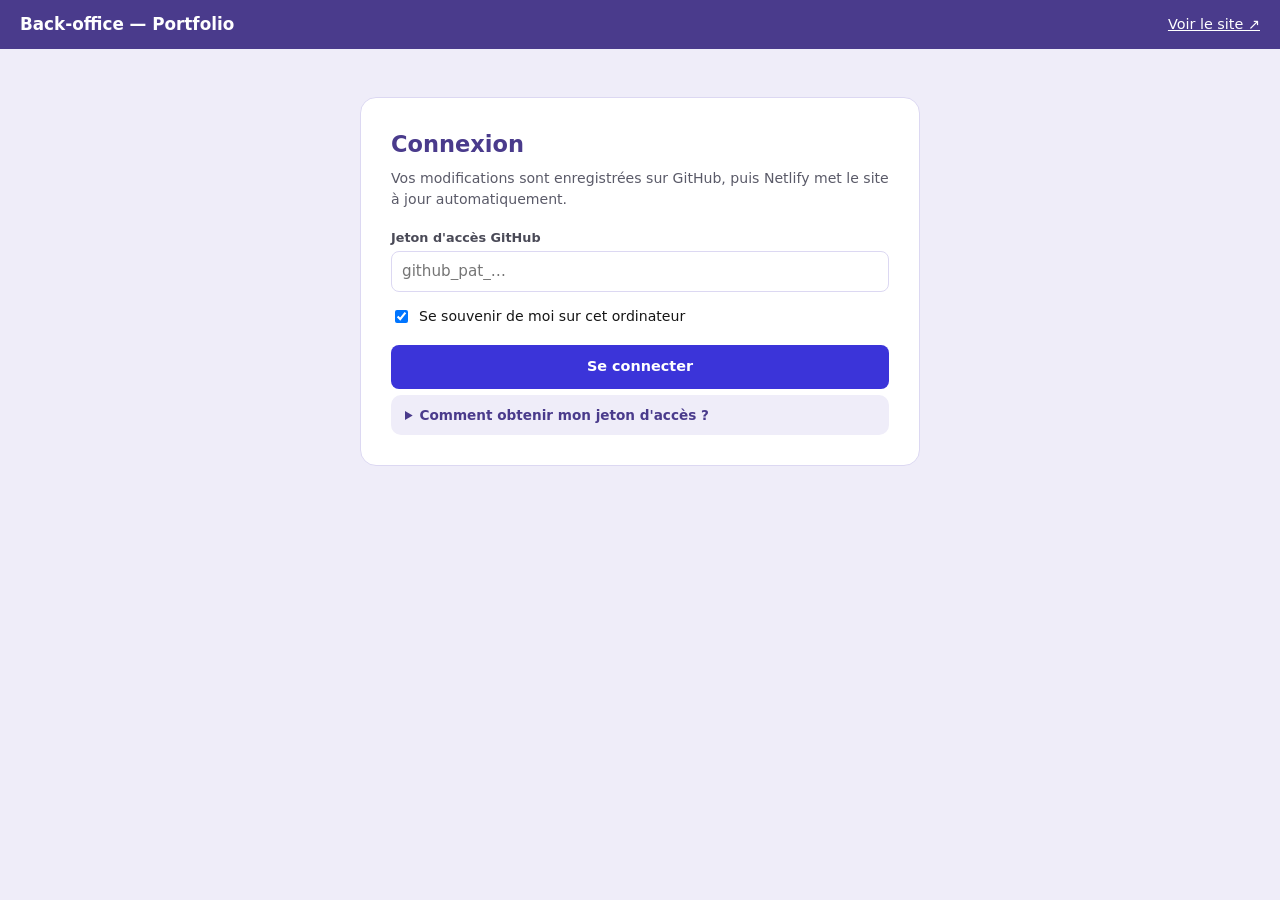
<file: portfolio-jesiniaina/admin/index.html>
<!DOCTYPE html>
<html lang="fr">
<head>
<meta charset="UTF-8">
<meta name="viewport" content="width=device-width,initial-scale=1">
<meta name="robots" content="noindex, nofollow">
<title>Back-office — Portfolio</title>
<!--
  BACK-OFFICE DU PORTFOLIO  —  https://<site>.netlify.app/admin
  • En ligne : connexion avec un jeton GitHub. Les modifications sont publiées en UN commit
    sur le dépôt ; Netlify redéploie automatiquement le site (≈ 30 s).
  • En local (fichier ouvert sur l'ordinateur) : possibilité de travailler sur un dossier (Edge / Chrome).
  • Réglages du dépôt : admin/admin-config.js
  • Logique : admin/admin.js · styles : admin/admin.css
  • Le back-office découvre automatiquement dans index.html les textes [data-edit],
    sections [data-section][data-optional] et images [data-img].
-->
<script>
  // /admin -> /admin/ (les chemins relatifs ont besoin de la barre finale)
  if (/^https?:$/.test(location.protocol) && !/\/$/.test(location.pathname) && !/\.html$/.test(location.pathname)) location.replace(location.pathname + "/" + location.search + location.hash);
</script>
<link rel="stylesheet" href="admin.css">
<script src="admin-config.js"></script>
</head>
<body>

<header>
  <h1>Back-office — Portfolio <span class="where" id="where"></span></h1>
  <span id="status"></span>
  <a href="../" target="_blank" id="siteLink">Voir le site ↗</a>
  <button id="discard" class="ghost" hidden title="Annuler toutes les modifications non publiées">↺ Annuler</button>
  <button id="publish" class="pub" hidden disabled>🚀 Publier <span class="count" id="count">0</span></button>
  <button id="backup" class="ghost ico" hidden title="Télécharger une copie des réglages (config.js)">💾</button>
  <button id="logout" class="ghost ico" hidden title="Se déconnecter">⏻</button>
</header>

<!-- ======================= CONNEXION ======================= -->
<div id="login" hidden>
  <h2>Connexion</h2>
  <p class="help">Vos modifications sont enregistrées sur GitHub, puis Netlify met le site à jour automatiquement.</p>
  <div id="loginErr" hidden></div>
  <div class="field"><label class="f" for="lgRepo">Dépôt GitHub</label><input type="text" id="lgRepo" placeholder="compte/portfolio-jesiniaina" autocomplete="off"></div>
  <div class="field"><label class="f" for="lgBranch">Branche</label><input type="text" id="lgBranch" placeholder="main" autocomplete="off"></div>
  <div class="field"><label class="f" for="lgToken">Jeton d'accès GitHub</label><input type="password" id="lgToken" placeholder="github_pat_…" autocomplete="off"></div>
  <label class="remember"><input type="checkbox" id="lgRemember" checked> Se souvenir de moi sur cet ordinateur</label>
  <button id="lgGo" style="width:100%;justify-content:center;padding:11px">Se connecter</button>
  <details>
    <summary>Comment obtenir mon jeton d'accès ?</summary>
    <ol>
      <li>Sur GitHub : photo de profil → <b>Settings</b> → <b>Developer settings</b> → <b>Personal access tokens</b> → <b>Fine-grained tokens</b> → <b>Generate new token</b>.</li>
      <li>Nom : « Portfolio admin » · Expiration : 1 an.</li>
      <li><b>Repository access</b> : « Only select repositories » → choisir le dépôt du portfolio.</li>
      <li><b>Permissions</b> → <b>Contents</b> : « Read and write ».</li>
      <li>Générer, copier le jeton (il commence par <code>github_pat_</code>) et le coller ici.</li>
    </ol>
    Le jeton ne donne accès qu'à ce dépôt. Ne le partagez avec personne.
  </details>
  <div id="localWrap" hidden>
    <div class="or">ou</div>
    <button id="lgLocal" class="ghost" style="width:100%;justify-content:center;padding:10px">📁 Travailler sur un dossier de cet ordinateur</button>
    <div class="note" id="browserNote">Mode local : Microsoft Edge ou Google Chrome, sur ordinateur.</div>
  </div>
</div>

<!-- ======================= APPLICATION ======================= -->
<div id="app" hidden>
  <div id="editor">
    <div id="draftBar" hidden></div>
    <nav class="tabs" id="tabs">
      <button data-tab="liens" class="on"><i>🔗</i>Liens</button>
      <button data-tab="style"><i>✨</i>Style</button>
      <button data-tab="apparence"><i>🎨</i>Couleurs</button>
      <button data-tab="sections"><i>🧩</i>Sections</button>
      <button data-tab="textes"><i>✏️</i>Textes</button>
      <button data-tab="images"><i>🖼</i>Images</button>
    </nav>

    <!-- LIENS & CV -->
    <div class="panel on" id="p-liens">
      <div class="box">
        <h2>Liens de contact</h2>
        <p class="help">Un champ vide masque le bouton correspondant sur le site.</p>
        <div class="field"><label class="f" for="email">E-mail</label><input type="text" id="email" placeholder="nom@domaine.com"><div class="hint">Affiché tel quel sur le bouton de la section Contact.</div></div>
        <div class="field"><label class="f" for="whatsapp">WhatsApp</label><input type="text" id="whatsapp" placeholder="261340000000"><div class="hint">Numéro au format international, sans « + » ni espaces (ex. 261347160858).</div></div>
        <div class="field"><label class="f" for="linkedin">LinkedIn</label><input type="text" id="linkedin" placeholder="https://www.linkedin.com/in/..."><div class="hint">Adresse complète de votre profil.</div></div>
      </div>
      <div class="box">
        <h2>CV à télécharger (PDF)</h2>
        <p class="help">Le fichier sera placé dans <code>assets/docs/</code> et relié au bouton « Télécharger mon CV » à la prochaine publication.</p>
        <div class="fname" id="cvname" style="margin-bottom:8px"></div>
        <div class="row"><label class="file">Choisir un PDF<input type="file" id="cvfile" accept=".pdf,application/pdf"></label><button class="ghost" id="cvclear">Retirer</button></div>
      </div>
    </div>

    <!-- STYLE -->
    <div class="panel" id="p-style">
      <div class="box">
        <h2>Thèmes prêts à l'emploi</h2>
        <p class="help">Un clic applique un ensemble cohérent de réglages. <b>Vos couleurs sont conservées.</b> Vous pouvez ensuite ajuster chaque détail ci-dessous.</p>
        <div class="presets" id="presets"></div>
      </div>
      <div id="styleBoxes"></div>
      <div class="box switches">
        <h2>Effets & finitions expertes</h2>
        <p class="help">Petits détails qui font la différence sur un site professionnel.</p>
        <div id="extras"></div>
      </div>
    </div>

    <!-- APPARENCE -->
    <div class="panel" id="p-apparence">
      <div class="box">
        <h2>Couleurs</h2>
        <p class="help">Par défaut, ce sont les couleurs de votre CV. Cliquez sur une pastille pour la changer.</p>
        <div id="colors"></div>
        <div class="row" style="margin-top:12px"><button class="ghost" id="themeReset">↺ Revenir à la charte du CV</button></div>
      </div>
      <div class="box">
        <h2>Typographie & formes</h2>
        <div class="grid2">
          <div class="field"><label class="f" for="font">Police du texte</label><select id="font"></select>
            <div class="hint">Poppins est la police de votre CV.</div></div>
          <div class="field"><label class="f" for="headingFont">Police des titres</label><select id="headingFont"></select>
            <div class="hint">Ex. Playfair Display pour un style prestige.</div></div>
        </div>
        <div class="field"><label class="f" for="radius">Arrondi des cartes et images</label>
          <div class="range"><input type="range" id="radius" min="0" max="32" step="2"><code id="radiusVal"></code></div></div>
      </div>
    </div>

    <!-- SECTIONS -->
    <div class="panel" id="p-sections">
      <div class="box">
        <h2>Sections affichées</h2>
        <p class="help">Désactivez une section pour la masquer du site (son lien disparaît aussi du menu). Rien n'est supprimé : vous pouvez la réafficher à tout moment.</p>
        <div id="toggles"></div>
      </div>
    </div>

    <!-- TEXTES -->
    <div class="panel" id="p-textes">
      <div class="search"><input type="search" id="q" placeholder="🔍 Rechercher un texte (ex. NEXORIA, 2016, mission…)"></div>
      <p class="help" style="font-size:.85rem;color:var(--soft);margin:0 0 12px">L'aperçu se met à jour en quittant le champ. <b>Champ vide = élément masqué.</b> « ↺ Rétablir » remet le texte d'origine.</p>
      <div id="groups"></div>
    </div>

    <!-- IMAGES -->
    <div class="panel" id="p-images">
      <div class="box">
        <h2>Images du site</h2>
        <p class="help">Choisissez une photo : elle apparaît tout de suite dans l'aperçu et sera mise en ligne au clic sur « Publier ». Les photos lourdes sont <b>automatiquement optimisées</b> pour le web.</p>
        <div class="cards" id="slots"></div>
      </div>
    </div>
  </div>

  <!-- APERÇU -->
  <aside id="previewPane">
    <div id="previewBar">
      <b>Aperçu</b><span class="sp"></span>
      <button class="ghost" id="viewDesk">🖥 Ordinateur</button>
      <button class="ghost" id="viewMob">📱 Mobile</button>
      <button class="ghost" id="reload" title="Actualiser">⟳</button>
      <button class="ghost" id="toggleGlobal" title="Afficher / masquer l'aperçu global">🗺 Global</button>
      <button class="ghost" id="hidePrev">Masquer</button>
    </div>
    <div id="previewBody">
      <div id="detailCol">
        <div class="pv-title">🔍 Aperçu détaillé <small>cliquez sur un texte ou une image pour le modifier</small></div>
        <div id="frameWrap"><iframe id="frame" title="Aperçu détaillé du site"></iframe></div>
      </div>
      <div id="globalCol">
        <div class="pv-title">🗺 Aperçu global</div>
        <div id="globalScroll"><div id="globalInner"><iframe id="globalFrame" title="Aperçu global de la page" tabindex="-1"></iframe></div></div>
      </div>
    </div>
  </aside>
</div>

<script src="admin.js"></script>
</body>
</html>
</file>
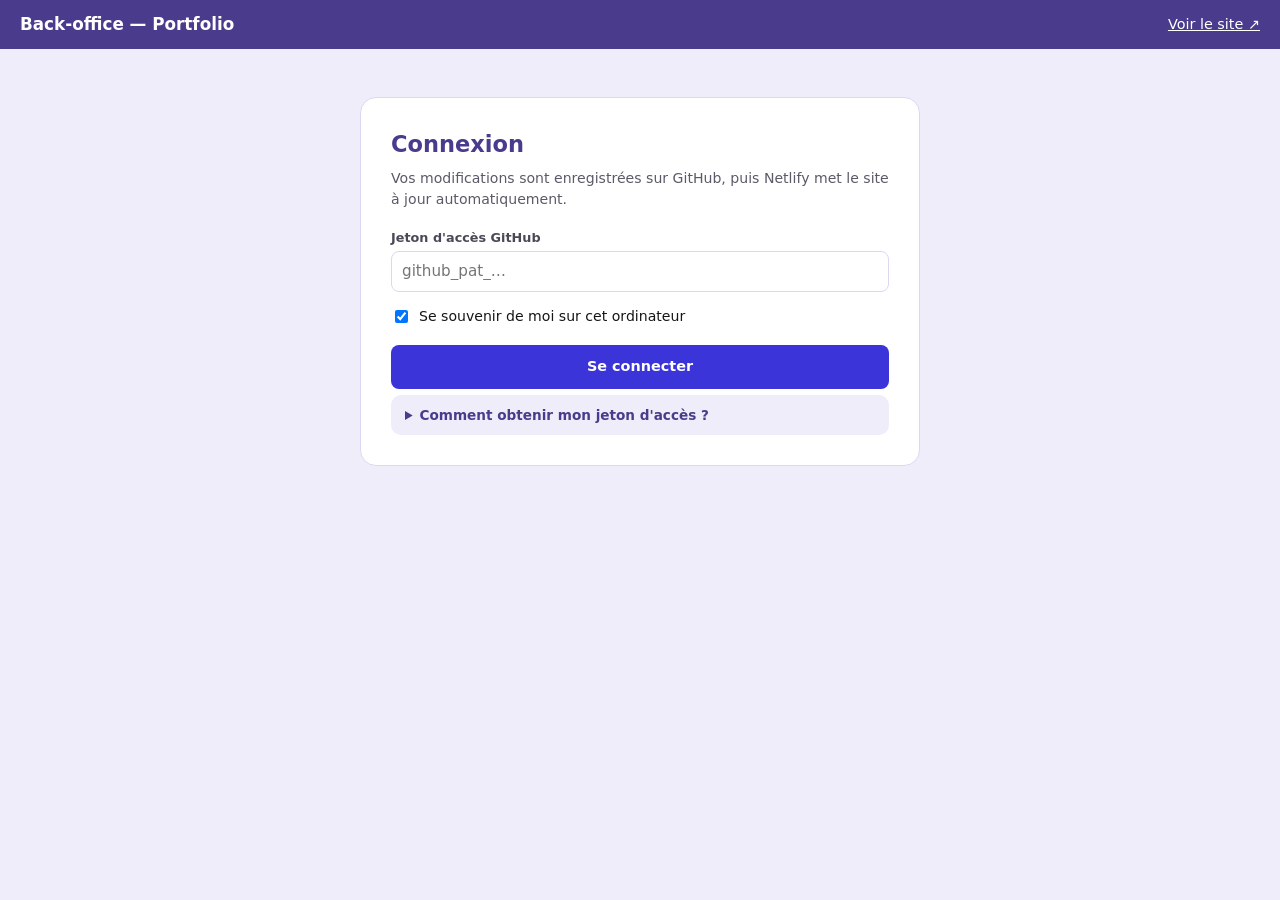
<file: portfolio-jesiniaina/admin.html>
<!DOCTYPE html>
<html lang="fr"><head><meta charset="UTF-8"><meta name="robots" content="noindex">
<title>Back-office</title>
<meta http-equiv="refresh" content="0; url=admin/index.html">
</head><body><p>Le back-office a déménagé : <a href="admin/index.html">ouvrir admin/index.html</a>.</p></body></html>
</file>
<file: portfolio-jesiniaina/admin/admin.css>
:root{--violet:#4a3b8c;--violet-dark:#3a2d73;--indigo:#3b34d9;--lav:#efedf9;--bd:#dcd8f2;--ink:#161616;--soft:#5a5a68;--ok:#1f8a4c;--warn:#b4541a}
*{box-sizing:border-box}
[hidden]{display:none!important}
body{margin:0;font:15px/1.5 system-ui,"Segoe UI",Roboto,sans-serif;color:var(--ink);background:var(--lav)}
header{background:var(--violet);color:#fff;padding:12px 20px;display:flex;gap:12px;align-items:center;flex-wrap:wrap;position:sticky;top:0;z-index:20}
header h1{font-size:1.05rem;margin:0;flex:1;min-width:200px}
header a{color:#fff;font-size:.9rem}
#status{font-size:.85rem;opacity:.95}
button,.file{background:var(--indigo);color:#fff;border:0;border-radius:8px;padding:8px 14px;font:inherit;font-size:.9rem;font-weight:600;cursor:pointer;display:inline-flex;align-items:center;gap:6px;white-space:nowrap}
button:hover,.file:hover{filter:brightness(1.1)}
button.ghost{background:#fff;color:var(--violet);border:1px solid var(--bd)}
button.link{background:none;color:var(--indigo);padding:0;font-weight:500;font-size:.8rem;text-decoration:underline}
button:disabled{opacity:.5;cursor:default}
input[type=file]{display:none}

/* Accueil */
#intro{max-width:620px;margin:60px auto;background:#fff;border:1px solid var(--bd);border-radius:16px;padding:32px}
#intro h2{margin:0 0 10px;color:var(--violet)}
#intro ol{padding-left:20px}#intro li{margin:6px 0}
#intro .actions{display:flex;gap:10px;flex-wrap:wrap;margin-top:18px}
.note{font-size:.85rem;color:var(--soft);background:var(--lav);border-radius:10px;padding:10px 12px;margin-top:16px}
.warn{color:var(--warn)}

/* Mise en page */
#app{display:grid;grid-template-columns:minmax(380px,560px) 1fr;gap:0;min-height:calc(100vh - 58px)}
#app.no-preview{grid-template-columns:1fr}
#app.no-preview #previewPane{display:none}
#editor{padding:18px 20px 60px;overflow:auto;max-height:calc(100vh - 58px)}
#app.no-preview #editor{max-width:900px;margin:0 auto;width:100%}
#previewPane{border-left:1px solid var(--bd);background:#fff;position:sticky;top:58px;height:calc(100vh - 58px);display:flex;flex-direction:column}
#previewBar{display:flex;gap:8px;align-items:center;padding:8px 12px;border-bottom:1px solid var(--bd);font-size:.85rem;color:var(--soft)}
#previewBar .sp{flex:1}
#previewBar button{padding:5px 10px;font-size:.8rem}
#frameWrap{flex:1;display:flex;justify-content:center;background:#e9e7f3;overflow:hidden}
#frame{border:0;width:100%;height:100%;background:#fff;transition:width .2s}
#frameWrap.mobile #frame{width:390px;border-left:1px solid var(--bd);border-right:1px solid var(--bd)}
@media (max-width:980px){
  #app{grid-template-columns:1fr}
  #editor{max-height:none}
  #previewPane{position:static;height:70vh;border-left:0;border-top:1px solid var(--bd)}
}

/* Onglets */
.tabs{display:grid;grid-template-columns:repeat(6,1fr);gap:4px;margin-bottom:16px;background:#fff;border:1px solid var(--bd);border-radius:12px;padding:4px;position:sticky;top:-18px;z-index:3}
.tabs button{background:none;color:var(--soft);justify-content:center;padding:7px 2px;font-size:.76rem;flex-direction:column;gap:1px}
.tabs button i{font-style:normal;font-size:1.05rem;line-height:1.2}
.tabs button.on{background:var(--violet);color:#fff}
.panel{display:none}.panel.on{display:block}
.box{background:#fff;border:1px solid var(--bd);border-radius:14px;padding:18px;margin-bottom:16px}
.box h2{margin:0 0 4px;font-size:1rem;color:var(--violet)}
.box p.help{margin:0 0 14px;font-size:.85rem;color:var(--soft)}
label.f{display:block;font-size:.8rem;font-weight:600;color:#4a4a57;margin-bottom:4px}
input[type=text],input[type=search],input[type=password],textarea,select{width:100%;padding:8px 10px;border:1px solid var(--bd);border-radius:8px;font:inherit;font-size:.92rem;background:#fff;color:var(--ink)}
textarea{resize:vertical;min-height:60px;line-height:1.45}
input:focus,textarea:focus,select:focus{outline:2px solid var(--indigo);outline-offset:-1px;border-color:transparent}
.field{margin-bottom:14px}
.field .meta{display:flex;justify-content:space-between;align-items:center;gap:8px;margin-bottom:4px}
.field .meta label.f{margin:0}
.badge{font-size:.68rem;font-weight:700;text-transform:uppercase;letter-spacing:.06em;color:var(--ok);background:#e5f5ec;border-radius:5px;padding:2px 6px}
.badge.hide{color:var(--warn);background:#fbeee5}
.hint{font-size:.75rem;color:var(--soft);margin-top:3px}
.grid2{display:grid;grid-template-columns:1fr 1fr;gap:12px}
@media (max-width:520px){.grid2{grid-template-columns:1fr}}

/* Textes */
.search{position:sticky;top:-18px;z-index:2;background:var(--lav);padding:8px 0 10px;margin-top:-8px}
details.group{background:#fff;border:1px solid var(--bd);border-radius:14px;margin-bottom:10px}
details.group summary{cursor:pointer;padding:13px 16px;font-weight:600;color:var(--violet);display:flex;justify-content:space-between;align-items:center;list-style:none}
details.group summary::-webkit-details-marker{display:none}
details.group summary::after{content:"▸";transition:transform .15s}
details.group[open] summary::after{transform:rotate(90deg)}
details.group summary small{font-weight:500;color:var(--soft);margin-left:auto;margin-right:10px}
details.group .body{padding:4px 16px 8px}

/* Sections */
.toggle{display:flex;align-items:center;gap:12px;padding:10px 0;border-bottom:1px solid var(--lav)}
.toggle:last-child{border-bottom:0}
.toggle .name{flex:1;font-weight:500}
.toggle.child .name{padding-left:22px;font-weight:400;color:#33333d}
.toggle.child .name::before{content:"↳ ";color:var(--soft)}
.toggle.parent-off{opacity:.45}
.switch{position:relative;width:42px;height:24px;flex:0 0 42px}
.switch input{opacity:0;width:0;height:0}
.switch span{position:absolute;inset:0;background:#cfcbe3;border-radius:24px;cursor:pointer;transition:.2s}
.switch span::before{content:"";position:absolute;width:18px;height:18px;left:3px;top:3px;background:#fff;border-radius:50%;transition:.2s}
.switch input:checked+span{background:var(--ok)}
.switch input:checked+span::before{transform:translateX(18px)}

/* Apparence */
.color{display:flex;align-items:center;gap:10px;padding:8px 0;border-bottom:1px solid var(--lav)}
.color:last-of-type{border-bottom:0}
.color input[type=color]{width:44px;height:34px;border:1px solid var(--bd);border-radius:8px;padding:2px;background:#fff;cursor:pointer}
.color .txt{flex:1}
.color .txt b{display:block;font-size:.88rem}
.color .txt small{color:var(--soft);font-size:.78rem}
.color code{font-size:.8rem;color:var(--soft);width:70px}
.range{display:flex;align-items:center;gap:12px}
.range input{flex:1}

/* Style : tuiles de choix */
.opt-label{font-size:.8rem;font-weight:700;color:#4a4a57;margin:14px 0 8px;display:flex;justify-content:space-between}
.opt-label:first-of-type{margin-top:4px}
.tiles{display:grid;grid-template-columns:repeat(auto-fill,minmax(104px,1fr));gap:8px}
.tile{all:unset;box-sizing:border-box;cursor:pointer;border:1.5px solid var(--bd);border-radius:12px;padding:8px;background:#fff;display:flex;flex-direction:column;gap:6px;transition:border-color .15s,box-shadow .15s,transform .1s;text-align:left}
.tile:hover{border-color:#b3abdf;transform:translateY(-1px)}
.tile:focus-visible{outline:2px solid var(--indigo);outline-offset:2px}
.tile.on{border-color:var(--indigo);box-shadow:0 0 0 3px rgba(59,52,217,.15)}
.tile b{font-size:.8rem;line-height:1.2}
.tile small{font-size:.7rem;color:var(--soft);line-height:1.25}
.vis{height:46px;border-radius:8px;background:var(--lav);display:flex;align-items:center;justify-content:center;overflow:hidden;position:relative;font-weight:700;color:var(--violet)}
.tile.on .vis{background:#e6e3f8}
/* échantillons de boutons */
.smp{display:inline-block;padding:5px 11px;font-size:.68rem;font-weight:600;border-radius:999px;background:var(--acc);color:#fff;border:1.5px solid transparent;white-space:nowrap}
.b-3d{box-shadow:0 4px 0 color-mix(in srgb,var(--acc) 60%,#000);transform:translateY(-2px)}
.b-degrade{background:linear-gradient(120deg,var(--acc),var(--main-soft))}
.b-contour{background:transparent;color:var(--acc);border:2px solid var(--acc)}
.b-neon{box-shadow:0 0 0 1px color-mix(in srgb,var(--acc) 50%,#fff),0 0 14px color-mix(in srgb,var(--acc) 75%,transparent)}
.b-verre{background:color-mix(in srgb,var(--acc) 15%,transparent);color:var(--acc);border-color:color-mix(in srgb,var(--acc) 35%,transparent)}
.b-tonal{background:color-mix(in srgb,var(--acc) 14%,#fff);color:var(--acc)}
.sh-arrondi{border-radius:9px}.sh-carre{border-radius:2px}
/* échantillons divers */
.box-s{width:54px;height:30px;border-radius:6px;background:#fff}
.bd-aucune{box-shadow:0 2px 8px rgba(23,18,60,.12)}
.bd-fine{border:1px solid #cfc9ea}
.bd-epaisse{border:2.5px solid #a99fdc}
.bd-pointillee{border:1.5px dashed #6a5bb0}
.bd-accent{border:1px solid #cfc9ea;border-top:4px solid var(--acc)}
.bd-degradee{border:2px solid transparent;background:linear-gradient(#fff,#fff) padding-box,linear-gradient(135deg,var(--acc),var(--main-soft),var(--main)) border-box}
.v-clair{background:#fff!important;border:1px solid var(--bd)}
.v-sombre{background:#0f0c1d!important}
.v-auto{background:linear-gradient(135deg,#fff 50%,#0f0c1d 50%)!important;border:1px solid var(--bd)}
.v-clair::after,.v-sombre::after,.v-auto::after{content:"";width:60%;height:5px;border-radius:3px;background:#c9c3e8;box-shadow:0 9px 0 #c9c3e8}
.v-sombre::after{background:#4a4370;box-shadow:0 9px 0 #4a4370}
.f-mat .box-s{background:var(--main)}
.f-satin .box-s{background:#fff;box-shadow:0 6px 14px rgba(23,18,60,.18)}
.f-lumineux .box-s{background:radial-gradient(circle at 30% 30%,#8f86ff,#3b34d9);box-shadow:0 0 16px rgba(59,52,217,.6)}
.f-verre{background:radial-gradient(circle at 20% 30%,#b9b1ff,transparent 55%),radial-gradient(circle at 80% 70%,#f2b9e6,transparent 55%),#efedf9!important}
.f-verre .box-s{background:rgba(255,255,255,.45);backdrop-filter:blur(6px);border:1px solid rgba(255,255,255,.8)}
.g-uni{background:#fff!important;border:1px solid var(--bd)}
.g-degrade{background:linear-gradient(180deg,#fff,#dcd8f2)!important}
.g-points{background:#fff radial-gradient(#a99fdc 1px,transparent 1.3px) 0 0/8px 8px!important;border:1px solid var(--bd)}
.g-grille{background:#fff linear-gradient(#e2def5 1px,transparent 1px) 0 0/12px 12px,linear-gradient(90deg,#e2def5 1px,transparent 1px) 0 0/12px 12px!important;border:1px solid var(--bd)}
.g-aurore{background:radial-gradient(circle at 20% 30%,#c5bfff,transparent 55%),radial-gradient(circle at 85% 40%,#e0c8f5,transparent 50%),radial-gradient(circle at 50% 100%,#cfd0ff,transparent 60%),#fff!important}
.p-normal{background:linear-gradient(135deg,#7ac4a0,#f2c26b 55%,#e88b7d)!important}
.p-nb{background:linear-gradient(135deg,#9a9a9a,#d6d6d6 55%,#7d7d7d)!important}
.p-teinte{background:linear-gradient(135deg,var(--main-soft),color-mix(in srgb,var(--main-soft) 50%,#fff) 55%,var(--main))!important}
.p-cadre{background:#fff!important;box-shadow:inset 0 0 0 5px #fff,inset 0 0 0 40px #e2a274;border:1px solid var(--bd)}
.h-split{background:linear-gradient(90deg,#fff 58%,var(--main) 58%)!important;border:1px solid var(--bd)}
.h-centre{background:radial-gradient(circle at 50% 30%,var(--main) 7px,transparent 8px),linear-gradient(#c9c3e8,#c9c3e8) 50% 70%/50% 4px no-repeat,#fff!important;border:1px solid var(--bd)}
.h-plein{background:linear-gradient(135deg,var(--main-dark),var(--main) 55%,var(--acc))!important}
.n-flou,.n-plein,.n-violet,.n-transparent{background:linear-gradient(135deg,#d9d4f5,#f4e8fb)!important}
.n-flou::before,.n-plein::before,.n-violet::before,.n-transparent::before{content:"";position:absolute;top:0;left:0;right:0;height:13px}
.n-flou::before{background:rgba(255,255,255,.6);backdrop-filter:blur(3px)}
.n-plein::before{background:#fff}
.n-violet::before{background:var(--main)}
.n-transparent::before{border-bottom:1px dashed #6a5bb0}
.ic{font-size:1.2rem}
/* Thèmes prêts */
.presets{display:grid;grid-template-columns:repeat(auto-fill,minmax(150px,1fr));gap:10px}
.preset .vis{height:64px;flex-direction:column;gap:6px;align-items:flex-start;justify-content:center;padding:0 12px}
.preset .vis::before{content:"";width:58%;height:6px;border-radius:3px;background:currentColor;opacity:.35}
.preset b{font-size:.85rem}
.switches .toggle .name small{display:block;font-weight:400;color:var(--soft);font-size:.76rem}

/* Images */
.cards{display:grid;grid-template-columns:repeat(auto-fill,minmax(190px,1fr));gap:12px}
.card{border:1px solid var(--bd);border-radius:12px;padding:10px;display:flex;flex-direction:column;gap:8px;background:#fff}
.thumb{aspect-ratio:4/3;border-radius:8px;background:repeating-linear-gradient(45deg,var(--lav),var(--lav) 10px,#e5e2f5 10px,#e5e2f5 20px);overflow:hidden;display:flex;align-items:center;justify-content:center;font-size:.75rem;color:#6a5bb0;text-align:center;padding:6px}
.thumb img{width:100%;height:100%;object-fit:cover}
.tag{font-size:.68rem;color:var(--indigo);font-weight:700;text-transform:uppercase;letter-spacing:.08em}
.fname{font-size:.75rem;color:var(--soft);overflow-wrap:anywhere}
.row{display:flex;gap:6px;flex-wrap:wrap;align-items:center}
.row .file,.row button{padding:6px 10px;font-size:.8rem}

/* =====================================================================
   VERSION EN LIGNE : connexion, publication, brouillon
   ===================================================================== */
#login{max-width:560px;margin:48px auto;background:#fff;border:1px solid var(--bd);border-radius:16px;padding:30px}
#login h2{margin:0 0 6px;color:var(--violet)}
#login .help{font-size:.88rem;color:var(--soft);margin:0 0 18px}
#login .field{margin-bottom:14px}
#login input[type=password],#login input[type=text]{font-size:.95rem}
#login .remember{display:flex;gap:8px;align-items:center;font-size:.88rem;margin:6px 0 18px}
#login .or{display:flex;align-items:center;gap:10px;color:var(--soft);font-size:.8rem;margin:22px 0 14px}
#login .or::before,#login .or::after{content:"";flex:1;height:1px;background:var(--bd)}
#login details{font-size:.85rem;color:#33333d;background:var(--lav);border-radius:10px;padding:10px 14px;margin-top:6px}
#login details summary{cursor:pointer;font-weight:600;color:var(--violet)}
#login details ol{padding-left:18px;margin:8px 0 0}#login details li{margin:4px 0}
#loginErr{color:#b42318;font-size:.88rem;margin:-6px 0 12px}
button.pub{background:#1f8a4c;color:#fff;box-shadow:0 0 0 0 rgba(31,138,76,.5)}
button.pub:not(:disabled){animation:pulse 2s infinite}
@keyframes pulse{70%{box-shadow:0 0 0 8px rgba(31,138,76,0)}100%{box-shadow:0 0 0 0 rgba(31,138,76,0)}}
button.pub .count{background:rgba(255,255,255,.25);border-radius:999px;padding:0 7px;font-size:.78rem}
header .ico{padding:8px 10px}
#draftBar{background:#fff7e6;border:1px solid #f3d29a;color:#7a4b00;border-radius:12px;padding:12px 14px;margin-bottom:14px;font-size:.88rem;display:flex;gap:10px;align-items:center;flex-wrap:wrap}
#draftBar span{flex:1;min-width:200px}
#draftBar button{padding:6px 10px;font-size:.8rem}
.staged{font-size:.68rem;font-weight:700;color:#7a4b00;background:#fff1d6;border-radius:5px;padding:2px 6px;margin-left:6px}
.where{font-size:.78rem;opacity:.85}

/* Nom dynamique des couleurs */
.cname{display:inline-block;margin-left:8px;font-size:.72rem;font-weight:600;color:var(--violet);background:var(--lav);border-radius:999px;padding:1px 9px;vertical-align:1px}
.color{cursor:pointer}

/* =====================================================================
   DEUX APERÇUS : détaillé (gauche) + global pleine page (droite)
   ===================================================================== */
#previewBody{flex:1;display:flex;min-height:0}
#detailCol{flex:1;display:flex;flex-direction:column;min-width:0}
#detailCol #frameWrap{flex:1}
#globalCol{width:230px;flex:0 0 230px;border-left:1px solid var(--bd);display:flex;flex-direction:column;background:#f4f3fa}
#globalScroll{flex:1;overflow-y:auto;overflow-x:hidden;position:relative;scrollbar-width:thin}
#globalInner{position:relative;width:100%;overflow:hidden;background:#fff}
#globalFrame{position:absolute;top:0;left:0;border:0;width:1280px;transform-origin:0 0;background:#fff}
#viewportBox{position:absolute;left:0;right:0;border:2px solid var(--indigo);background:rgba(59,52,217,.07);border-radius:4px;pointer-events:none;transition:top .2s,height .2s}
.pv-title{font-size:.74rem;font-weight:700;color:var(--violet);padding:6px 10px;background:#fff;border-bottom:1px solid var(--bd);white-space:nowrap;overflow:hidden;text-overflow:ellipsis}
.pv-title small{font-weight:400;color:var(--soft);margin-left:6px}
#previewPane.no-global #globalCol{display:none}
#toggleGlobal.on{background:var(--lav)}
@media (max-width:1250px){ #globalCol{width:170px;flex-basis:170px} }
@media (max-width:980px){ #globalCol{display:none} }
/* Champ repéré depuis l'aperçu */
.flash{animation:flash 1.6s ease}
@keyframes flash{0%,55%{box-shadow:0 0 0 3px #ffb000;background:#fff8e1}}
.card.flash,.field.flash,.box.flash{border-radius:10px}
#frameWrap{position:relative}
#frameWrap:not(.mobile) #frame{position:absolute;top:0;left:0;transform-origin:0 0;transition:none}
#previewBar button.on{background:var(--lav)}
</file>
